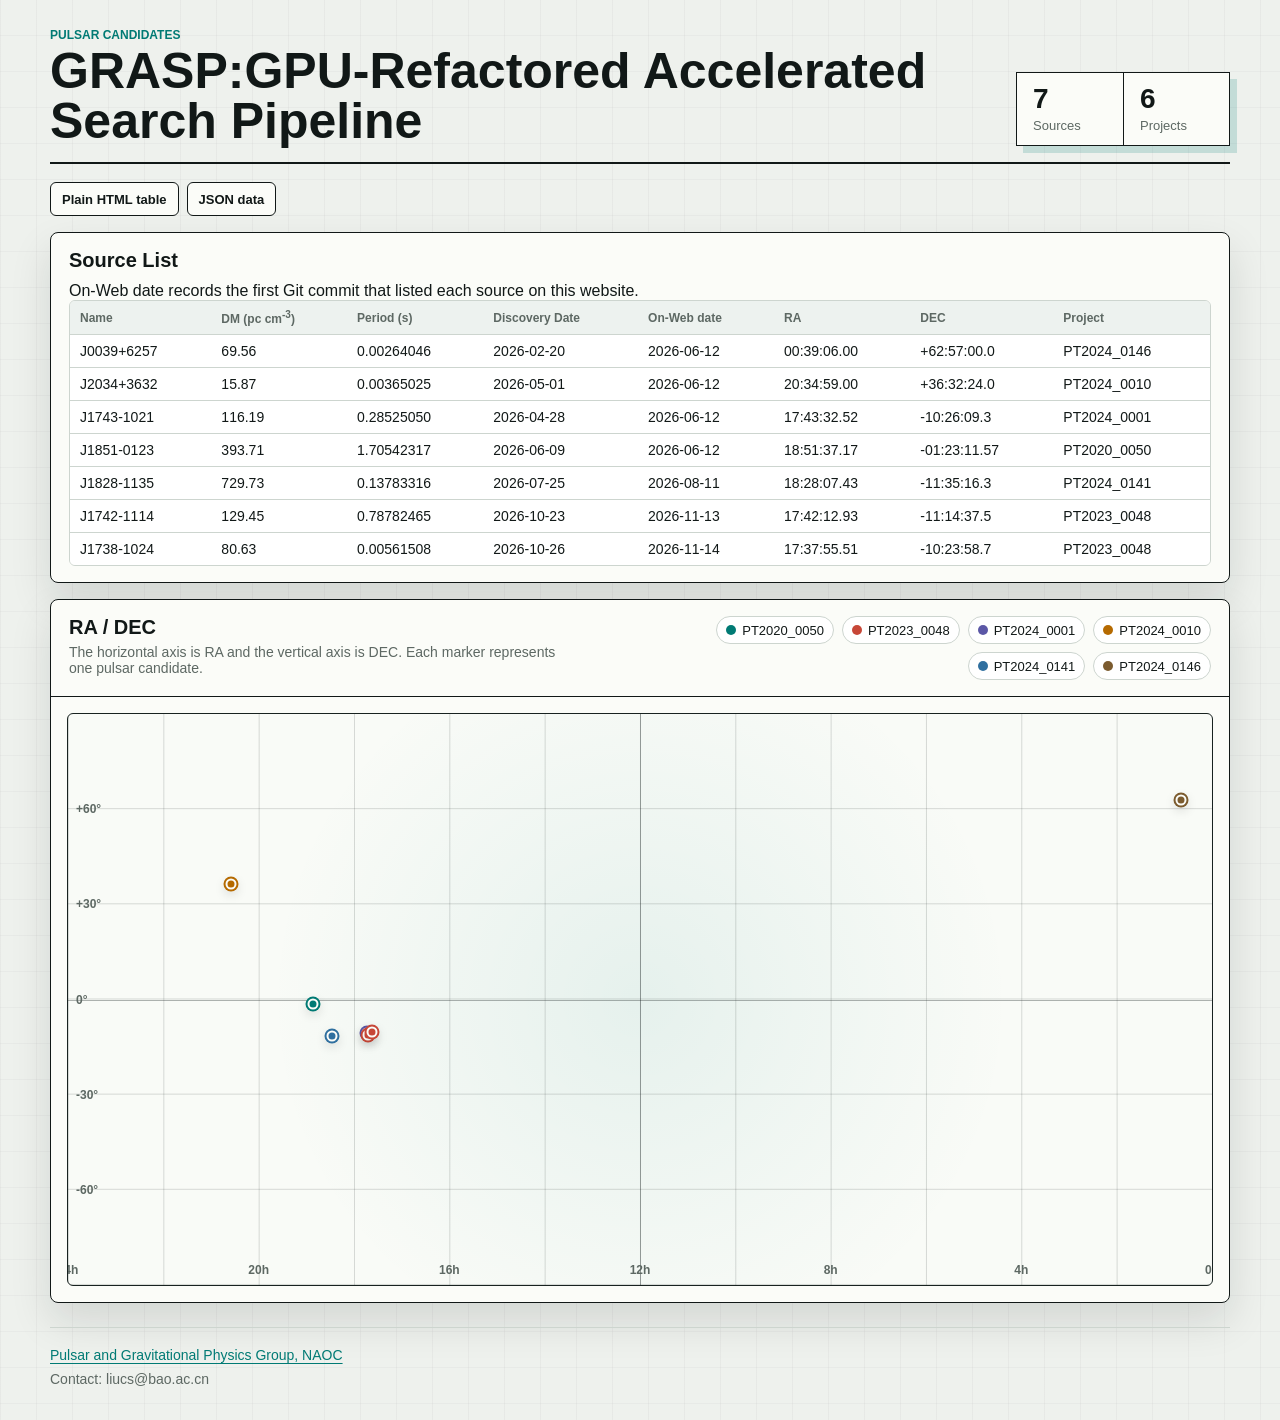
<file: index.html>
<!doctype html>
<html lang="en">
  <head>
    <meta charset="utf-8">
    <meta name="viewport" content="width=device-width, initial-scale=1">
    <title>GRASP:GPU-Refactored Accelerated Search Pipeline</title>
    <link rel="stylesheet" href="style.css?v=map-markers-1">
  </head>
  <body>
    <main class="page">
      <header class="masthead">
        <div>
          <p class="kicker">Pulsar Candidates</p>
          <h1>GRASP:GPU-Refactored Accelerated Search Pipeline</h1>
        </div>
        <div class="stats" aria-label="Pulsar statistics">
          <div>
            <strong id="totalCount">7</strong>
            <span>Sources</span>
          </div>
          <div>
            <strong id="projectCount">6</strong>
            <span>Projects</span>
          </div>
        </div>
      </header>

      <nav class="data-links" aria-label="Machine-readable data links">
        <a href="table.html">Plain HTML table</a>
        <a href="data/pulsars.json">JSON data</a>
      </nav>

      <section class="simple-table" aria-label="Pulsar candidate list">
        <h2>Source List</h2>
        <p>On-Web date records the first Git commit that listed each source on this website.</p>
        <table class="rows source-table" aria-label="Pulsar candidate source list">
          <thead id="pulsarHeader">
            <tr><th>Name</th><th>DM (pc cm<sup>-3</sup>)</th><th>Period (s)</th><th>Discovery Date</th><th>On-Web date</th><th>RA</th><th>DEC</th><th>Project</th></tr>
          </thead>
          <tbody id="pulsarRows">
            <tr>
              <td>J0039+6257</td>
              <td>69.56</td>
              <td>0.00264046</td>
              <td>2026-02-20</td>
              <td>2026-06-12</td>
              <td>00:39:06.00</td>
              <td>+62:57:00.0</td>
              <td>PT2024_0146</td>
            </tr>
            <tr>
              <td>J2034+3632</td>
              <td>15.87</td>
              <td>0.00365025</td>
              <td>2026-05-01</td>
              <td>2026-06-12</td>
              <td>20:34:59.00</td>
              <td>+36:32:24.0</td>
              <td>PT2024_0010</td>
            </tr>
            <tr>
              <td>J1743-1021</td>
              <td>116.19</td>
              <td>0.28525050</td>
              <td>2026-04-28</td>
              <td>2026-06-12</td>
              <td>17:43:32.52</td>
              <td>-10:26:09.3</td>
              <td>PT2024_0001</td>
            </tr>
            <tr>
              <td>J1851-0123</td>
              <td>393.71</td>
              <td>1.70542317</td>
              <td>2026-06-09</td>
              <td>2026-06-12</td>
              <td>18:51:37.17</td>
              <td>-01:23:11.57</td>
              <td>PT2020_0050</td>
            </tr>
            <tr>
              <td>J1828-1135</td>
              <td>729.73</td>
              <td>0.13783316</td>
              <td>2026-07-25</td>
              <td>2026-08-11</td>
              <td>18:28:07.43</td>
              <td>-11:35:16.3</td>
              <td>PT2024_0141</td>
            </tr>
            <tr>
              <td>J1742-1114</td>
              <td>129.45</td>
              <td>0.78782465</td>
              <td>2026-10-23</td>
              <td>2026-11-13</td>
              <td>17:42:12.93</td>
              <td>-11:14:37.5</td>
              <td>PT2023_0048</td>
            </tr>
            <tr>
              <td>J1738-1024</td>
              <td>80.63</td>
              <td>0.00561508</td>
              <td>2026-10-26</td>
              <td>2026-11-14</td>
              <td>17:37:55.51</td>
              <td>-10:23:58.7</td>
              <td>PT2023_0048</td>
            </tr>
          </tbody>
        </table>
      </section>

      <section class="sky-card" aria-label="RA DEC grid">
        <div class="sky-toolbar">
          <div>
            <h2>RA / DEC</h2>
            <p>The horizontal axis is RA and the vertical axis is DEC. Each marker represents one pulsar candidate.</p>
          </div>
          <div id="legend" class="legend" aria-label="Project legend"></div>
        </div>

        <div class="map-wrap">
          <div id="skyMap" class="sky-map" role="group" aria-label="Pulsar candidate positions on the RA DEC grid"></div>
        </div>

        <section id="foldPanel" class="fold-panel" hidden aria-label="Folded pulsar diagnostic plot">
          <div class="fold-head">
            <div>
              <p id="foldProject" class="kicker"></p>
              <h2 id="foldName">Select a source</h2>
            </div>
            <a id="foldImageLink" class="open-link" href="#" target="_blank" rel="noreferrer">Open image</a>
          </div>
          <div class="fold-content">
            <figure>
              <img id="foldImage" alt="">
            </figure>
            <dl class="fold-meta">
              <div>
                <dt>DM (pc cm<sup>-3</sup>)</dt>
                <dd id="foldDm"></dd>
              </div>
              <div>
                <dt>Period (s)</dt>
                <dd id="foldPeriod"></dd>
              </div>
              <div>
                <dt>Discovery Date</dt>
                <dd id="foldDiscoveryDate"></dd>
              </div>
              <div>
                <dt>On-Web date</dt>
                <dd id="foldOnWebDate"></dd>
              </div>
              <div>
                <dt>RA</dt>
                <dd id="foldRa"></dd>
              </div>
              <div>
                <dt>DEC</dt>
                <dd id="foldDec"></dd>
              </div>
            </dl>
          </div>
        </section>
      </section>

      <footer class="site-footer">
        <p><a href="https://groups.bao.ac.cn/psr/en/">Pulsar and Gravitational Physics Group, NAOC</a></p>
        <p>Contact: liucs@bao.ac.cn</p>
      </footer>
    </main>

    <script src="data/pulsars.js?v=20261114"></script>
    <script src="app.js?v=map-markers-1"></script>
  </body>
</html>
</file>
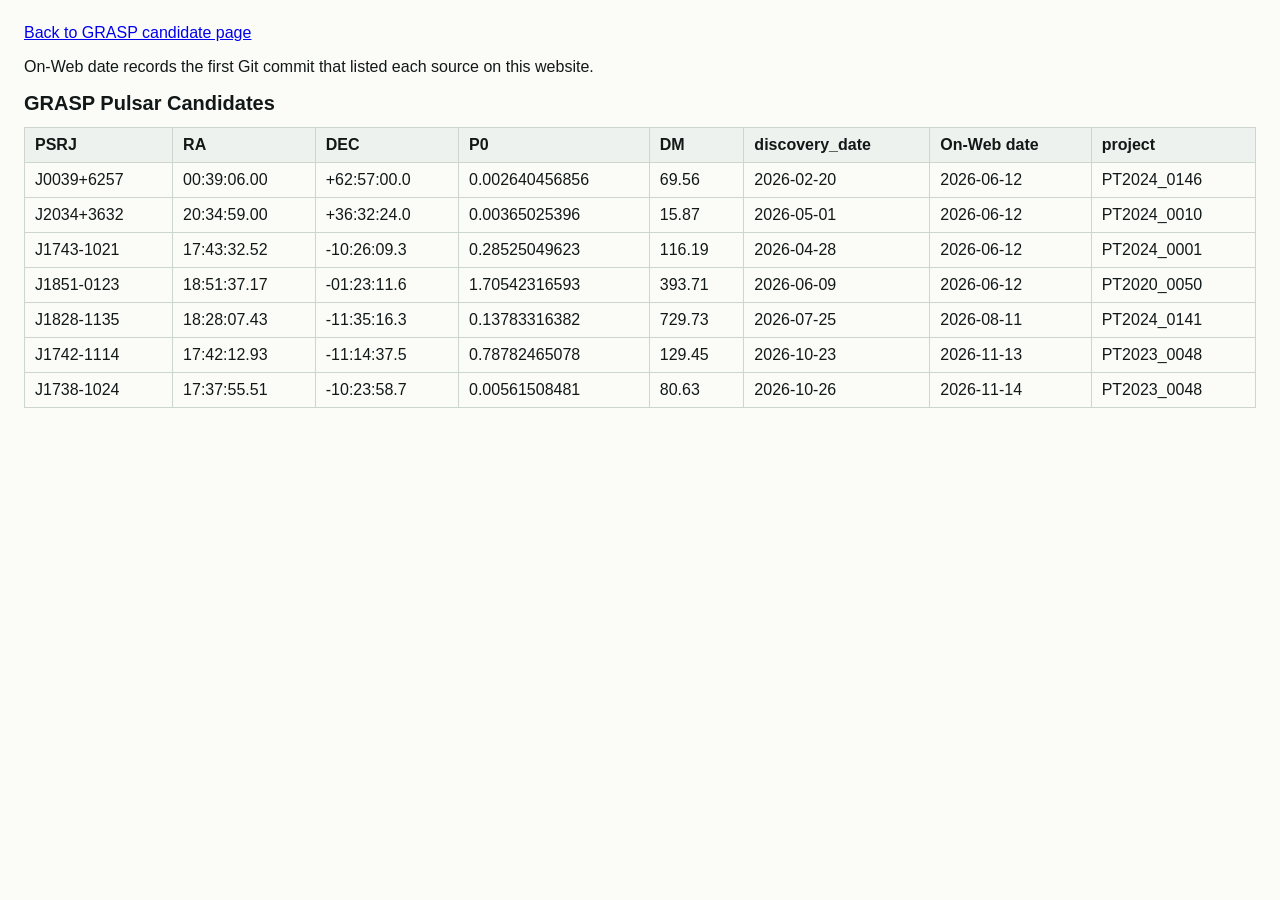
<file: table.html>
<!doctype html>
<html lang="en">
  <head>
    <meta charset="utf-8">
    <meta name="viewport" content="width=device-width, initial-scale=1">
    <title>GRASP Pulsar Candidates Plain Table</title>
    <style>
      body {
        margin: 24px;
        color: #111817;
        background: #fbfcf8;
        font-family: sans-serif;
      }

      table {
        width: 100%;
        border-collapse: collapse;
      }

      th,
      td {
        padding: 8px 10px;
        border: 1px solid #cdd5cf;
        text-align: left;
        vertical-align: top;
      }

      th {
        background: #edf2ef;
      }

      caption {
        margin-bottom: 12px;
        font-size: 20px;
        font-weight: 700;
        text-align: left;
      }
    </style>
  </head>
  <body>
    <p><a href="index.html">Back to GRASP candidate page</a></p>

    <p>On-Web date records the first Git commit that listed each source on this website.</p>

    <table id="pulsar-candidates" data-dm-unit="pc cm^-3" data-period-unit="s">
      <caption>GRASP Pulsar Candidates</caption>
      <thead>
        <tr>
          <th>PSRJ</th>
          <th>RA</th>
          <th>DEC</th>
          <th>P0</th>
          <th>DM</th>
          <th>discovery_date</th>
          <th>On-Web date</th>
          <th>project</th>
        </tr>
      </thead>
      <tbody>
        <tr>
          <td>J0039+6257</td>
          <td>00:39:06.00</td>
          <td>+62:57:00.0</td>
          <td>0.002640456856</td>
          <td>69.56</td>
          <td>2026-02-20</td>
          <td>2026-06-12</td>
          <td>PT2024_0146</td>
        </tr>
        <tr>
          <td>J2034+3632</td>
          <td>20:34:59.00</td>
          <td>+36:32:24.0</td>
          <td>0.00365025396</td>
          <td>15.87</td>
          <td>2026-05-01</td>
          <td>2026-06-12</td>
          <td>PT2024_0010</td>
        </tr>
        <tr>
          <td>J1743-1021</td>
          <td>17:43:32.52</td>
          <td>-10:26:09.3</td>
          <td>0.28525049623</td>
          <td>116.19</td>
          <td>2026-04-28</td>
          <td>2026-06-12</td>
          <td>PT2024_0001</td>
        </tr>
        <tr>
          <td>J1851-0123</td>
          <td>18:51:37.17</td>
          <td>-01:23:11.6</td>
          <td>1.70542316593</td>
          <td>393.71</td>
          <td>2026-06-09</td>
          <td>2026-06-12</td>
          <td>PT2020_0050</td>
        </tr>
        <tr>
          <td>J1828-1135</td>
          <td>18:28:07.43</td>
          <td>-11:35:16.3</td>
          <td>0.13783316382</td>
          <td>729.73</td>
          <td>2026-07-25</td>
          <td>2026-08-11</td>
          <td>PT2024_0141</td>
        </tr>
        <tr>
          <td>J1742-1114</td>
          <td>17:42:12.93</td>
          <td>-11:14:37.5</td>
          <td>0.78782465078</td>
          <td>129.45</td>
          <td>2026-10-23</td>
          <td>2026-11-13</td>
          <td>PT2023_0048</td>
        </tr>
        <tr>
          <td>J1738-1024</td>
          <td>17:37:55.51</td>
          <td>-10:23:58.7</td>
          <td>0.00561508481</td>
          <td>80.63</td>
          <td>2026-10-26</td>
          <td>2026-11-14</td>
          <td>PT2023_0048</td>
        </tr>
      </tbody>
    </table>
  </body>
</html>
</file>
<file: style.css>
:root {
  --bg: #eef1ed;
  --paper: #fbfcf8;
  --ink: #111817;
  --muted: #5d6863;
  --grid: rgba(24, 34, 32, 0.16);
  --grid-strong: rgba(24, 34, 32, 0.34);
  --axis: #182220;
  --accent: #007a74;
  --line: #cdd5cf;
  --shadow: 0 18px 42px rgba(15, 24, 22, 0.12);
}

* {
  box-sizing: border-box;
}

body {
  margin: 0;
  min-height: 100vh;
  color: var(--ink);
  background:
    linear-gradient(90deg, rgba(17, 24, 23, 0.035) 1px, transparent 1px) 0 0 / 36px 36px,
    linear-gradient(0deg, rgba(17, 24, 23, 0.03) 1px, transparent 1px) 0 0 / 36px 36px,
    var(--bg);
  font-family: "Avenir Next", "PingFang SC", "Noto Sans CJK SC", sans-serif;
}

.page {
  width: min(1180px, calc(100vw - 28px));
  margin: 0 auto;
  padding: 28px 0;
}

.masthead {
  display: flex;
  align-items: end;
  justify-content: space-between;
  gap: 20px;
  margin-bottom: 18px;
  padding-bottom: 16px;
  border-bottom: 2px solid var(--ink);
}

.kicker {
  margin: 0 0 4px;
  color: var(--accent);
  font-size: 12px;
  font-weight: 800;
  letter-spacing: 0;
  text-transform: uppercase;
}

h1,
h2,
p {
  margin: 0;
}

h1 {
  max-width: 900px;
  font-size: clamp(27px, 4.2vw, 50px);
  line-height: 1;
  overflow-wrap: anywhere;
}

h2 {
  font-size: 20px;
}

.stats {
  display: flex;
  border: 1px solid var(--ink);
  background: var(--paper);
  box-shadow: 7px 7px 0 rgba(0, 122, 116, 0.18);
}

.stats div {
  min-width: 106px;
  padding: 12px 16px;
  border-left: 1px solid var(--ink);
}

.stats div:first-child {
  border-left: 0;
}

.stats strong {
  display: block;
  font-size: 28px;
  line-height: 1;
  font-variant-numeric: tabular-nums;
}

.stats span {
  display: block;
  margin-top: 5px;
  color: var(--muted);
  font-size: 13px;
}

.data-links {
  display: flex;
  flex-wrap: wrap;
  gap: 8px;
  margin: 0 0 16px;
}

.data-links a {
  display: inline-flex;
  align-items: center;
  min-height: 34px;
  padding: 7px 11px;
  border: 1px solid var(--ink);
  border-radius: 6px;
  color: var(--ink);
  background: var(--paper);
  font-size: 13px;
  font-weight: 800;
  text-decoration: none;
}

.data-links a:hover {
  color: #fff;
  background: var(--ink);
}

.sky-card,
.simple-table {
  background: var(--paper);
  border: 1px solid var(--ink);
  border-radius: 8px;
  box-shadow: var(--shadow);
}

.sky-toolbar {
  display: flex;
  align-items: start;
  justify-content: space-between;
  gap: 16px;
  padding: 16px 18px;
  border-bottom: 1px solid var(--ink);
}

.sky-toolbar p {
  margin-top: 5px;
  color: var(--muted);
  font-size: 14px;
}

.legend {
  display: flex;
  flex-wrap: wrap;
  justify-content: flex-end;
  gap: 8px;
}

.legend-item {
  display: inline-flex;
  align-items: center;
  gap: 6px;
  min-height: 28px;
  padding: 5px 9px;
  border: 1px solid var(--line);
  border-radius: 999px;
  background: #fff;
  font-size: 13px;
}

.swatch {
  width: 10px;
  height: 10px;
  border-radius: 50%;
}

.map-wrap {
  padding: 16px;
  overflow-x: auto;
}

.sky-map {
  position: relative;
  min-width: 860px;
  aspect-ratio: 2 / 1;
  overflow: hidden;
  border: 1px solid var(--axis);
  border-radius: 6px;
  background:
    linear-gradient(90deg, var(--grid) 1px, transparent 1px) 0 0 / calc(100% / 12) 100%,
    linear-gradient(0deg, var(--grid) 1px, transparent 1px) 0 0 / 100% calc(100% / 6),
    radial-gradient(circle at 50% 50%, rgba(0, 122, 116, 0.08), transparent 58%),
    #f9fbf7;
}

.sky-map::before,
.sky-map::after {
  content: "";
  position: absolute;
  background: var(--grid-strong);
  pointer-events: none;
}

.sky-map::before {
  left: 0;
  right: 0;
  top: 50%;
  height: 1px;
}

.sky-map::after {
  top: 0;
  bottom: 0;
  left: 50%;
  width: 1px;
}

.axis-label {
  position: absolute;
  z-index: 2;
  color: var(--muted);
  font-size: 12px;
  font-weight: 700;
  pointer-events: none;
}

.ra-label {
  bottom: 8px;
  transform: translateX(-50%);
}

.dec-label {
  left: 8px;
  transform: translateY(-50%);
}

.pulsar-marker {
  --color: var(--accent);
  position: absolute;
  z-index: 5;
  transform: translate(-50%, -50%);
  display: inline-flex;
  align-items: center;
  padding: 2px;
  border: 0;
  border-radius: 50%;
  background: transparent;
  cursor: pointer;
}

.dot {
  width: 11px;
  height: 11px;
  flex: 0 0 auto;
  border: 2px solid var(--paper);
  border-radius: 50%;
  background: var(--color);
  box-shadow: 0 0 0 2px var(--color), 0 4px 12px rgba(0, 0, 0, 0.2);
}

.pulsar-marker:focus-visible {
  z-index: 6;
  outline: 2px solid var(--ink);
  outline-offset: 2px;
}

.pulsar-marker.is-selected .dot {
  width: 15px;
  height: 15px;
}

.fold-panel {
  margin: 0 16px 16px;
  overflow: hidden;
  border: 1px solid var(--axis);
  border-radius: 6px;
  background: #fff;
}

.fold-head {
  display: flex;
  align-items: center;
  justify-content: space-between;
  gap: 14px;
  padding: 14px 16px;
  border-bottom: 1px solid var(--line);
  background: #f4f7f3;
}

.open-link {
  flex: 0 0 auto;
  display: inline-flex;
  align-items: center;
  min-height: 34px;
  padding: 7px 11px;
  border-radius: 6px;
  color: #fff;
  background: var(--ink);
  font-size: 13px;
  font-weight: 800;
  text-decoration: none;
}

.open-link:hover {
  background: var(--accent);
}

.fold-content {
  display: grid;
  grid-template-columns: minmax(0, 1fr) 220px;
  gap: 14px;
  padding: 14px;
}

.fold-content figure {
  margin: 0;
  overflow: hidden;
  border: 1px solid #202b28;
  border-radius: 6px;
  background: #101413;
}

.fold-content img {
  display: block;
  width: 100%;
  aspect-ratio: 16 / 9;
  object-fit: contain;
  background: #101413;
}

.fold-meta {
  display: grid;
  align-content: start;
  gap: 8px;
  margin: 0;
}

.fold-meta div {
  padding: 10px;
  border: 1px solid var(--line);
  border-radius: 6px;
  background: #fbfcf8;
}

.fold-meta dt {
  color: var(--muted);
  font-size: 12px;
  font-weight: 800;
}

.fold-meta dd {
  margin: 4px 0 0;
  font-weight: 800;
  overflow-wrap: anywhere;
}

.simple-table {
  margin: 0 0 16px;
  padding: 16px 18px;
}

.simple-table h2 {
  margin-bottom: 10px;
}

.rows {
  width: 100%;
  overflow: hidden;
  border: 1px solid var(--line);
  border-radius: 6px;
  border-collapse: separate;
  border-spacing: 0;
}

.rows th,
.rows td {
  padding: 8px 10px;
  border-bottom: 1px solid var(--line);
  background: #fff;
  font-size: 14px;
  text-align: left;
  vertical-align: middle;
  overflow-wrap: anywhere;
}

.rows tbody tr {
  cursor: pointer;
}

.rows tbody tr:hover td,
.rows tbody tr:focus-visible td {
  background: #eef8f5;
  outline: none;
}

.rows th {
  color: var(--muted);
  background: #edf2ef;
  font-size: 12px;
  font-weight: 800;
  cursor: default;
}

.rows tr:last-child td {
  border-bottom: 0;
}

@media (max-width: 760px) {
  .masthead,
  .sky-toolbar {
    display: grid;
  }

  .legend {
    justify-content: flex-start;
  }

  .stats {
    width: 100%;
  }

  .stats div {
    flex: 1;
  }

  .rows {
    display: block;
    overflow-x: auto;
    white-space: nowrap;
  }

  .fold-content {
    grid-template-columns: 1fr;
  }
}

.site-footer {
  margin-top: 24px;
  padding-top: 16px;
  border-top: 1px solid var(--line);
  color: var(--muted);
  font-size: 14px;
  line-height: 1.7;
}

.site-footer a {
  color: var(--accent);
  text-underline-offset: 3px;
  overflow-wrap: anywhere;
}

.site-footer a:hover {
  color: var(--ink);
}
</file>
